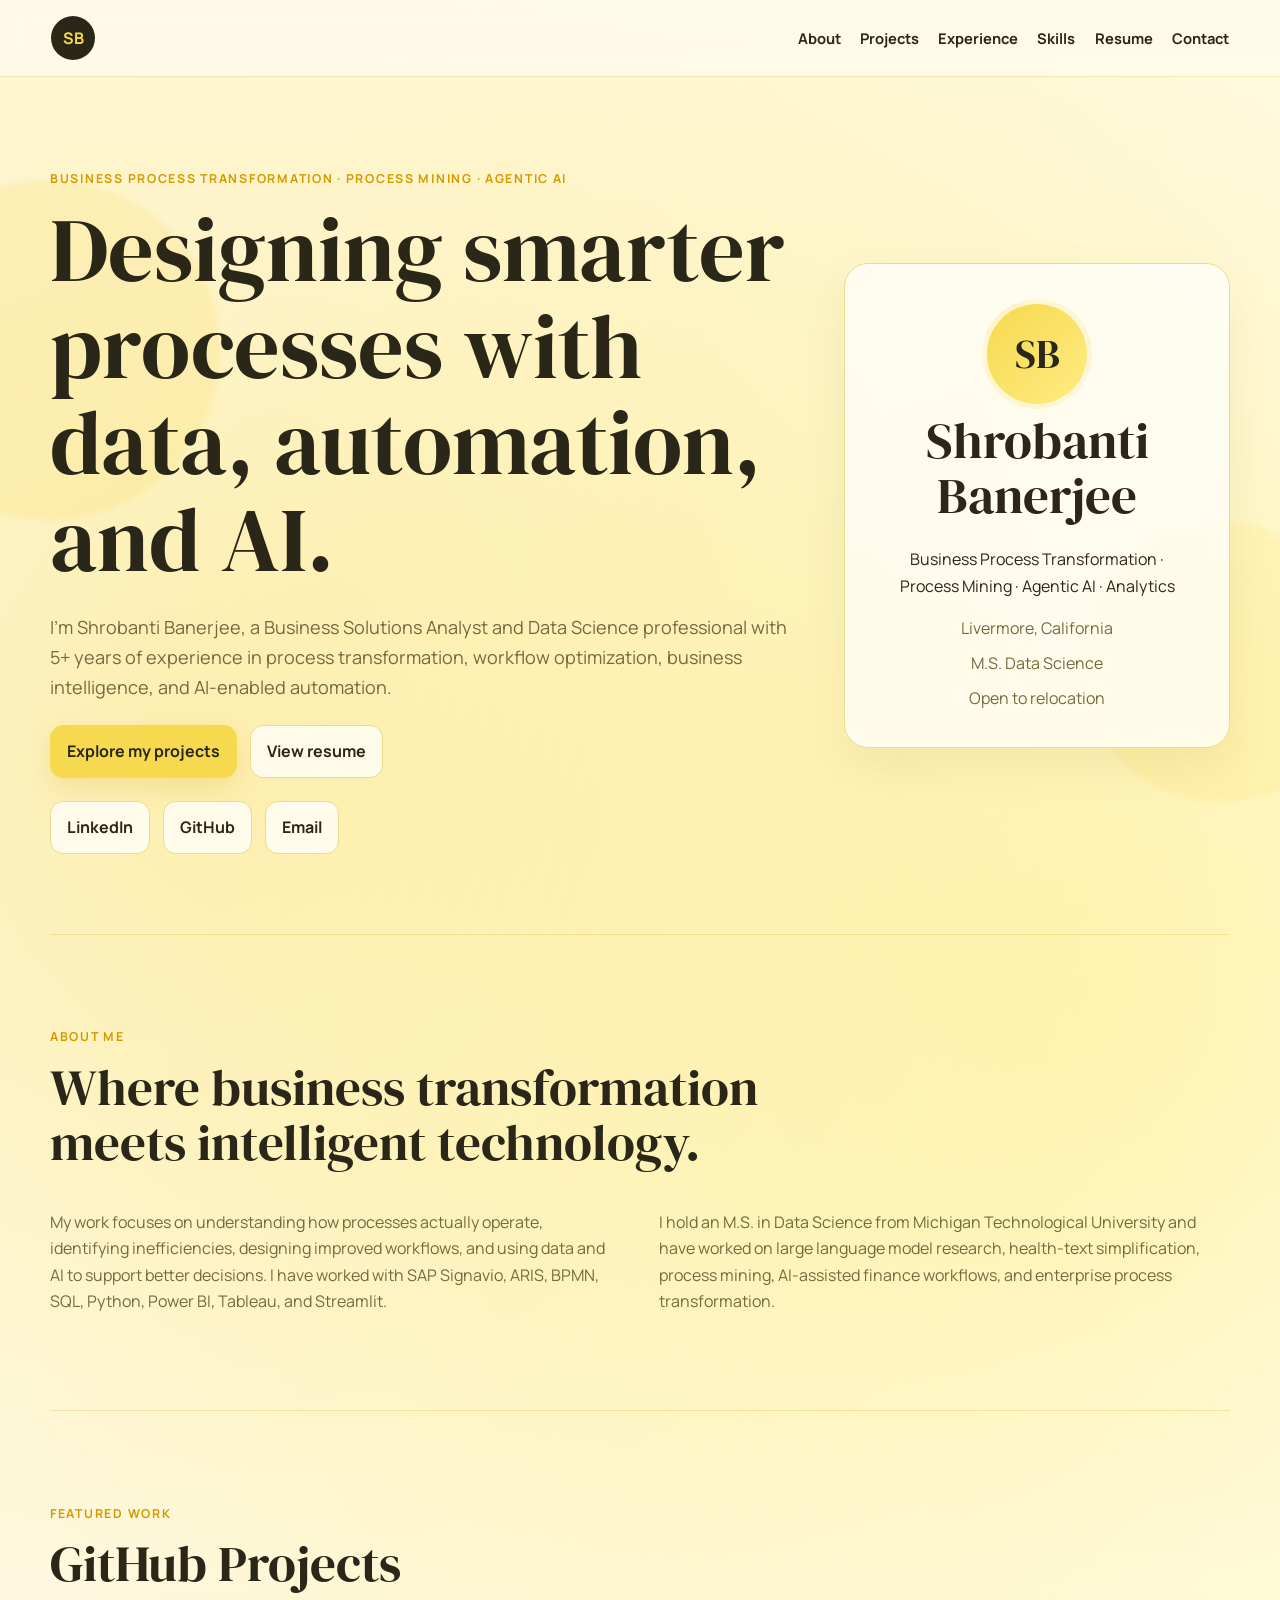
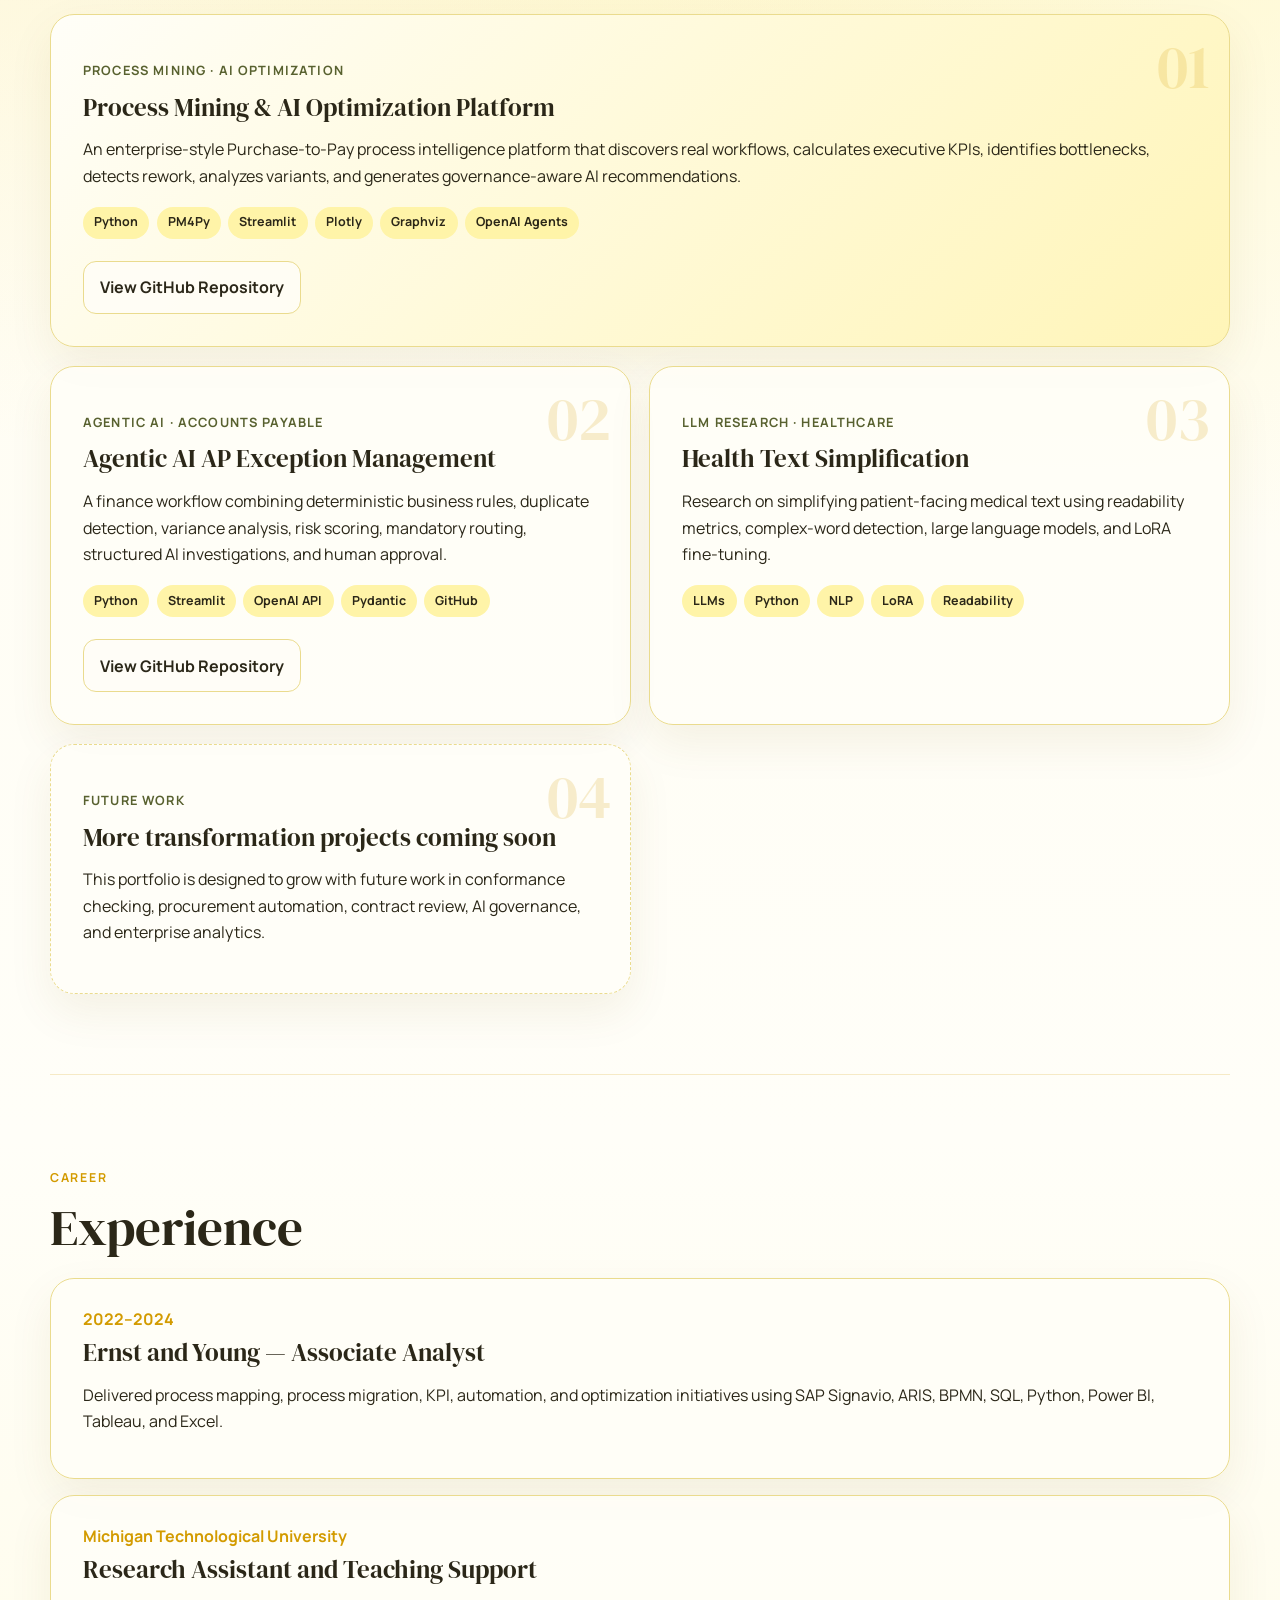
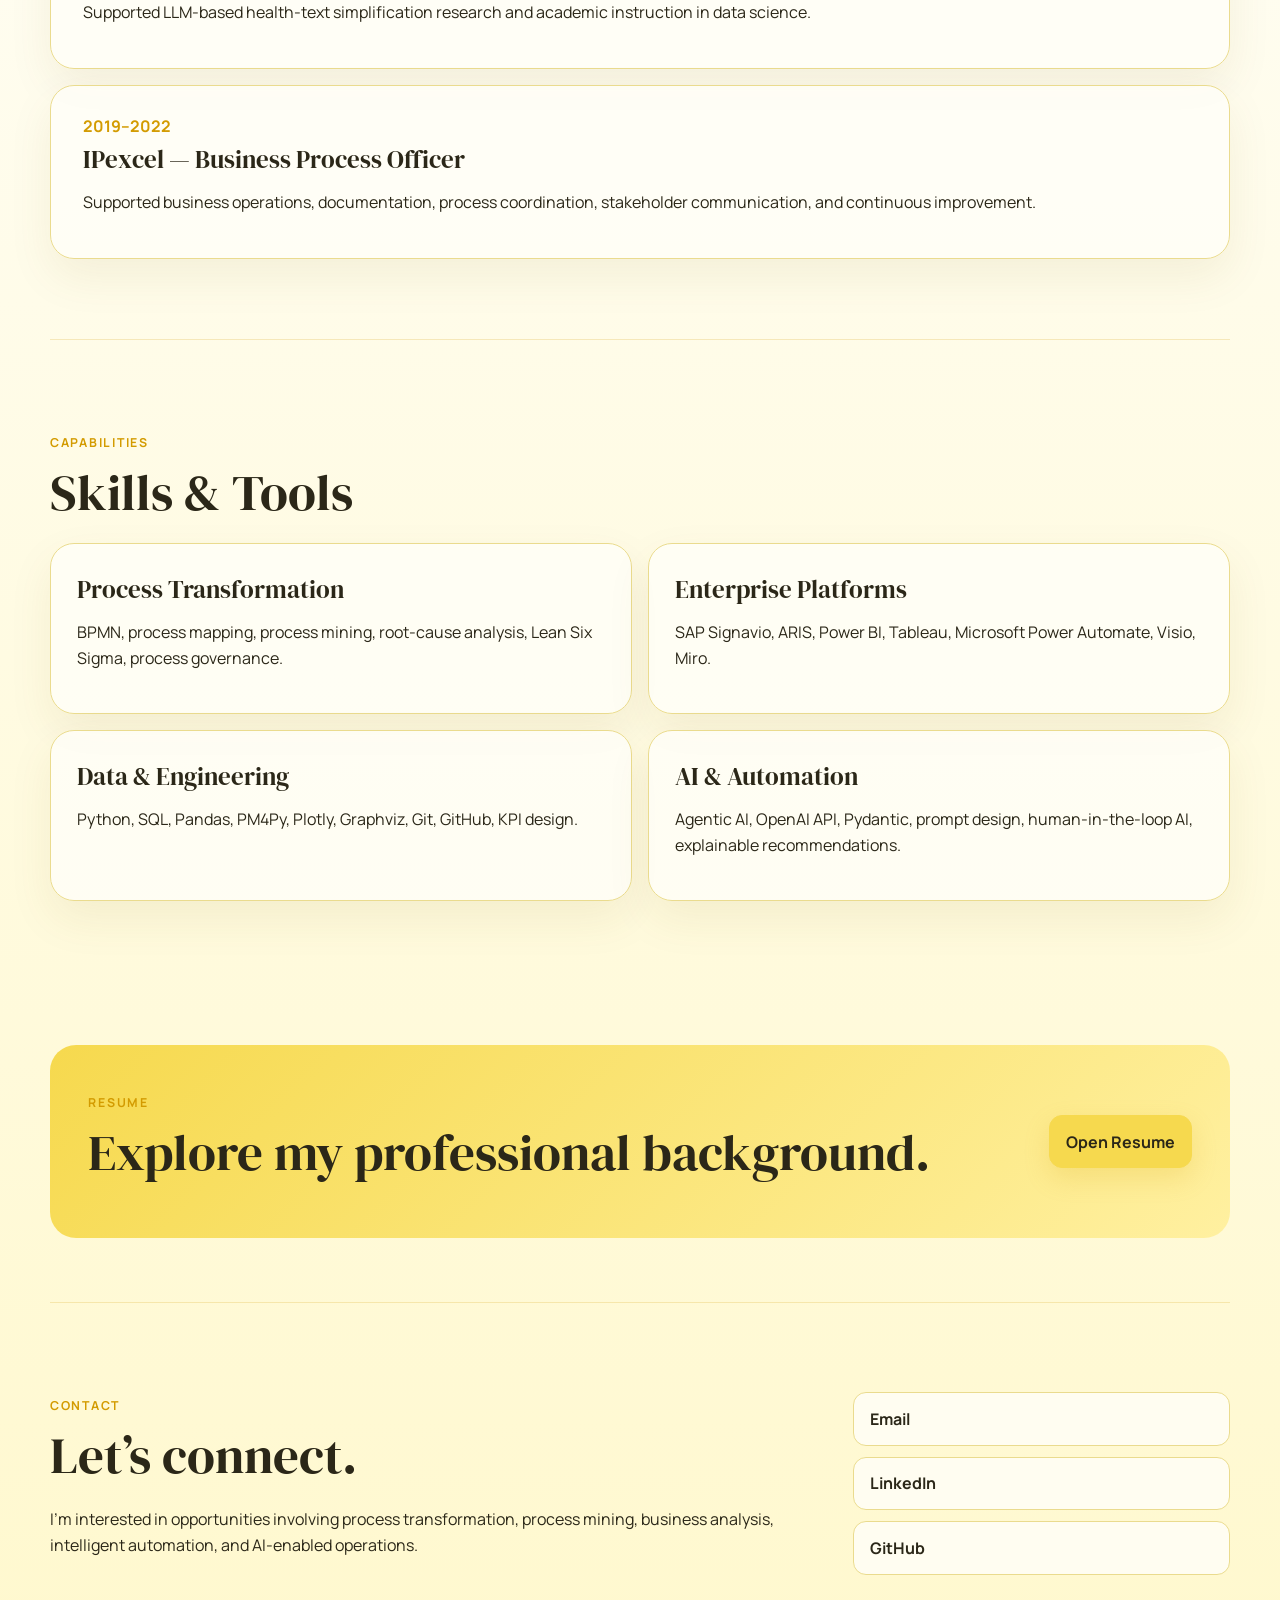
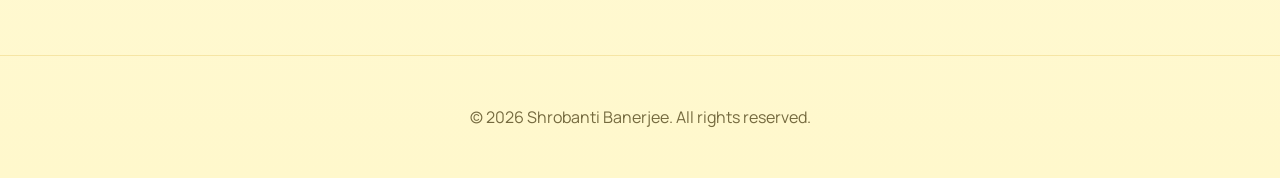
<file: index.html>
<!DOCTYPE html>
<html lang="en">
<head>
  <meta charset="UTF-8">
  <meta name="viewport" content="width=device-width, initial-scale=1.0">
  <meta name="description" content="Shrobanti Banerjee — Business Process Transformation, Process Mining, Agentic AI, and Data Science Portfolio">
  <title>Shrobanti Banerjee | Business Process Transformation & AI Portfolio</title>
  <link rel="preconnect" href="https://fonts.googleapis.com">
  <link rel="preconnect" href="https://fonts.gstatic.com" crossorigin>
  <link href="https://fonts.googleapis.com/css2?family=DM+Serif+Display&family=Manrope:wght@400;500;600;700&display=swap" rel="stylesheet">
  <link rel="stylesheet" href="styles.css">
</head>
<body>
  <div class="sun sun-one"></div>
  <div class="sun sun-two"></div>

  <header class="topbar">
    <a class="brand" href="#home">SB</a>
    <nav>
      <a href="#about">About</a>
      <a href="#projects">Projects</a>
      <a href="#experience">Experience</a>
      <a href="#skills">Skills</a>
      <a href="resume.html">Resume</a>
      <a href="#contact">Contact</a>
    </nav>
  </header>

  <main>
    <section id="home" class="hero">
      <div class="hero-copy">
        <p class="eyebrow">Business Process Transformation · Process Mining · Agentic AI</p>
        <h1>Designing smarter processes with data, automation, and AI.</h1>
        <p class="lead">
          I’m Shrobanti Banerjee, a Business Solutions Analyst and Data Science professional
          with 5+ years of experience in process transformation, workflow optimization,
          business intelligence, and AI-enabled automation.
        </p>

        <div class="hero-actions">
          <a class="button primary" href="#projects">Explore my projects</a>
          <a class="button secondary" href="resume.html">View resume</a>
        </div>

        <div class="social-row">
          <a href="https://www.linkedin.com/in/shrobanti-banerjee-84477b145/" target="_blank" rel="noreferrer">LinkedIn</a>
          <a href="https://github.com/shroB97" target="_blank" rel="noreferrer">GitHub</a>
          <a href="mailto:your-email@example.com">Email</a>
        </div>
      </div>

      <aside class="profile-card">
        <div class="avatar">SB</div>
        <h2>Shrobanti Banerjee</h2>
        <p>Business Process Transformation · Process Mining · Agentic AI · Analytics</p>
        <div class="profile-list">
          <span>Livermore, California</span>
          <span>M.S. Data Science</span>
          <span>Open to relocation</span>
        </div>
      </aside>
    </section>

    <section id="about" class="section">
      <div class="section-title">
        <p class="eyebrow">About Me</p>
        <h2>Where business transformation meets intelligent technology.</h2>
      </div>
      <div class="about-grid">
        <p>
          My work focuses on understanding how processes actually operate, identifying
          inefficiencies, designing improved workflows, and using data and AI to support
          better decisions. I have worked with SAP Signavio, ARIS, BPMN, SQL, Python,
          Power BI, Tableau, and Streamlit.
        </p>
        <p>
          I hold an M.S. in Data Science from Michigan Technological University and have
          worked on large language model research, health-text simplification, process mining,
          AI-assisted finance workflows, and enterprise process transformation.
        </p>
      </div>
    </section>

    <section id="projects" class="section">
      <div class="section-title">
        <p class="eyebrow">Featured Work</p>
        <h2>GitHub Projects</h2>
      </div>

      <div class="project-grid">
        <article class="project-card featured">
          <div class="project-index">01</div>
          <p class="project-label">Process Mining · AI Optimization</p>
          <h3>Process Mining & AI Optimization Platform</h3>
          <p>
            An enterprise-style Purchase-to-Pay process intelligence platform that discovers
            real workflows, calculates executive KPIs, identifies bottlenecks, detects rework,
            analyzes variants, and generates governance-aware AI recommendations.
          </p>
          <div class="tags">
            <span>Python</span><span>PM4Py</span><span>Streamlit</span>
            <span>Plotly</span><span>Graphviz</span><span>OpenAI Agents</span>
          </div>
          <div class="card-links">
            <a href="https://github.com/shroB97/Process-Mining-AI" target="_blank" rel="noreferrer">View GitHub Repository</a>
          </div>
        </article>

        <article class="project-card">
          <div class="project-index">02</div>
          <p class="project-label">Agentic AI · Accounts Payable</p>
          <h3>Agentic AI AP Exception Management</h3>
          <p>
            A finance workflow combining deterministic business rules, duplicate detection,
            variance analysis, risk scoring, mandatory routing, structured AI investigations,
            and human approval.
          </p>
          <div class="tags">
            <span>Python</span><span>Streamlit</span><span>OpenAI API</span>
            <span>Pydantic</span><span>GitHub</span>
          </div>
          <div class="card-links">
            <a href="https://github.com/shroB97/Agentic-AI" target="_blank" rel="noreferrer">View GitHub Repository</a>
          </div>
        </article>

        <article class="project-card">
          <div class="project-index">03</div>
          <p class="project-label">LLM Research · Healthcare</p>
          <h3>Health Text Simplification</h3>
          <p>
            Research on simplifying patient-facing medical text using readability metrics,
            complex-word detection, large language models, and LoRA fine-tuning.
          </p>
          <div class="tags">
            <span>LLMs</span><span>Python</span><span>NLP</span>
            <span>LoRA</span><span>Readability</span>
          </div>
        </article>

        <article class="project-card coming-soon">
          <div class="project-index">04</div>
          <p class="project-label">Future Work</p>
          <h3>More transformation projects coming soon</h3>
          <p>
            This portfolio is designed to grow with future work in conformance checking,
            procurement automation, contract review, AI governance, and enterprise analytics.
          </p>
        </article>
      </div>
    </section>

    <section id="experience" class="section">
      <div class="section-title">
        <p class="eyebrow">Career</p>
        <h2>Experience</h2>
      </div>

      <div class="timeline">
        <article>
          <span>2022–2024</span>
          <h3>Ernst and Young — Associate Analyst</h3>
          <p>
            Delivered process mapping, process migration, KPI, automation, and optimization
            initiatives using SAP Signavio, ARIS, BPMN, SQL, Python, Power BI, Tableau, and Excel.
          </p>
        </article>

        <article>
          <span>Michigan Technological University</span>
          <h3>Research Assistant and Teaching Support</h3>
          <p>
            Supported LLM-based health-text simplification research and academic instruction
            in data science.
          </p>
        </article>

        <article>
          <span>2019–2022</span>
          <h3>IPexcel — Business Process Officer</h3>
          <p>
            Supported business operations, documentation, process coordination, stakeholder
            communication, and continuous improvement.
          </p>
        </article>
      </div>
    </section>

    <section id="skills" class="section">
      <div class="section-title">
        <p class="eyebrow">Capabilities</p>
        <h2>Skills & Tools</h2>
      </div>

      <div class="skills-grid">
        <div class="skill-card">
          <h3>Process Transformation</h3>
          <p>BPMN, process mapping, process mining, root-cause analysis, Lean Six Sigma, process governance.</p>
        </div>
        <div class="skill-card">
          <h3>Enterprise Platforms</h3>
          <p>SAP Signavio, ARIS, Power BI, Tableau, Microsoft Power Automate, Visio, Miro.</p>
        </div>
        <div class="skill-card">
          <h3>Data & Engineering</h3>
          <p>Python, SQL, Pandas, PM4Py, Plotly, Graphviz, Git, GitHub, KPI design.</p>
        </div>
        <div class="skill-card">
          <h3>AI & Automation</h3>
          <p>Agentic AI, OpenAI API, Pydantic, prompt design, human-in-the-loop AI, explainable recommendations.</p>
        </div>
      </div>
    </section>

    <section class="resume-banner">
      <div>
        <p class="eyebrow">Resume</p>
        <h2>Explore my professional background.</h2>
      </div>
      <a class="button primary" href="resume.html">Open Resume</a>
    </section>

    <section id="contact" class="section contact">
      <div>
        <p class="eyebrow">Contact</p>
        <h2>Let’s connect.</h2>
        <p>
          I’m interested in opportunities involving process transformation,
          process mining, business analysis, intelligent automation, and AI-enabled operations.
        </p>
      </div>
      <div class="contact-links">
        <a href="mailto:srobanti97@gmail.com">Email</a>
        <a href="https://www.linkedin.com/in/shrobanti-banerjee-84477b145/" target="_blank" rel="noreferrer">LinkedIn</a>
        <a href="https://github.com/shroB97" target="_blank" rel="noreferrer">GitHub</a>
      </div>
    </section>
  </main>

  <footer>
    <p>© <span id="year"></span> Shrobanti Banerjee. All rights reserved.</p>
  </footer>

  <script src="script.js"></script>
</body>
</html>
</file>
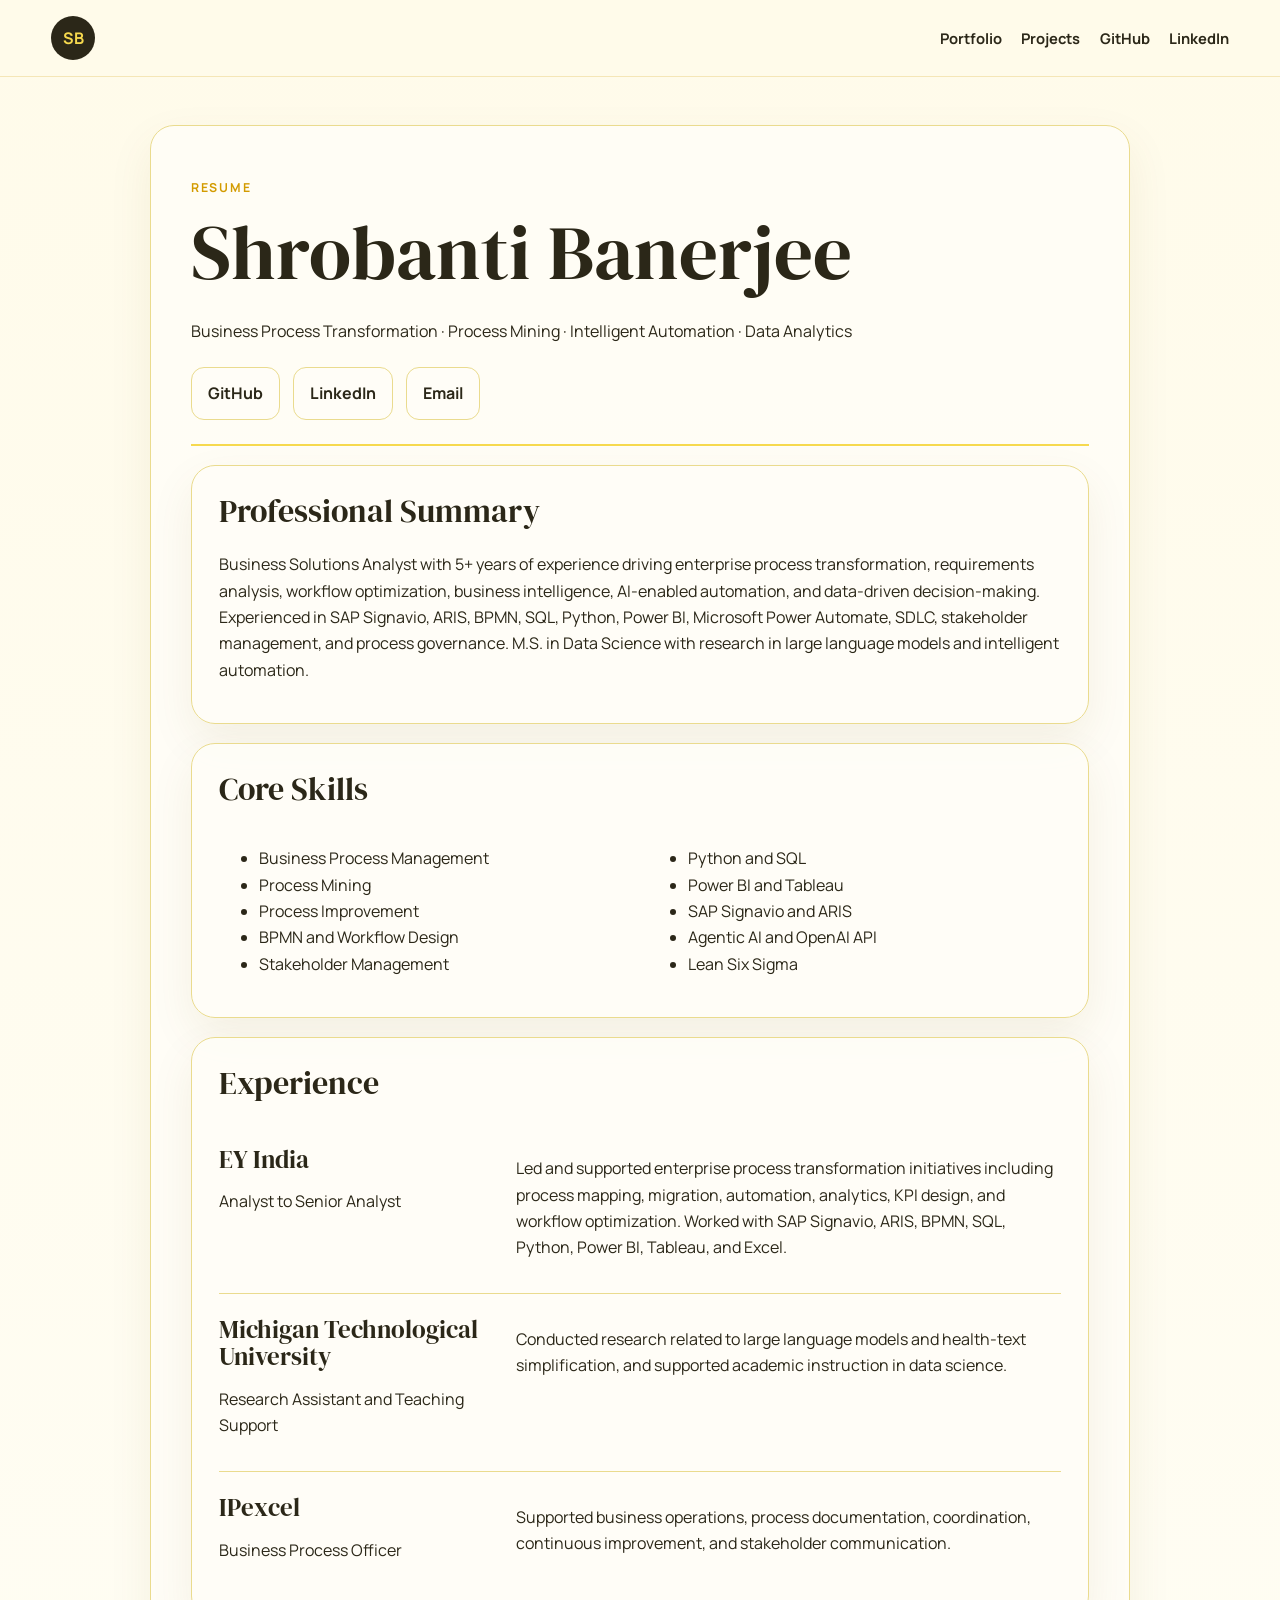
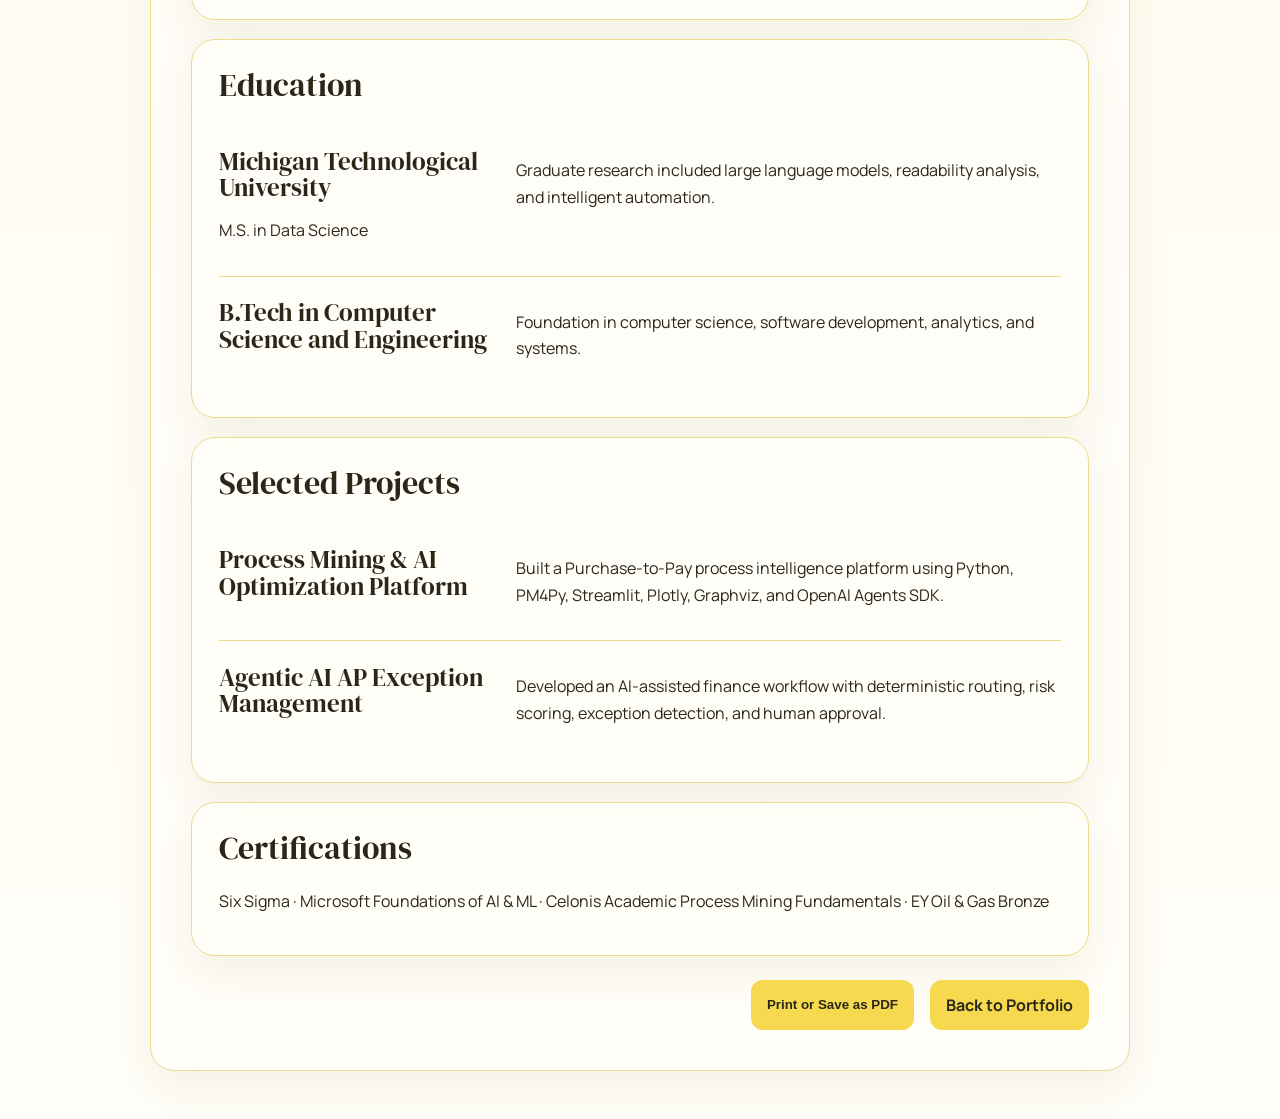
<file: resume.html>
<!DOCTYPE html>
<html lang="en">
<head>
  <meta charset="UTF-8">
  <meta name="viewport" content="width=device-width, initial-scale=1.0">
  <title>Shrobanti Banerjee | Resume</title>
  <link rel="preconnect" href="https://fonts.googleapis.com">
  <link rel="preconnect" href="https://fonts.gstatic.com" crossorigin>
  <link href="https://fonts.googleapis.com/css2?family=DM+Serif+Display&family=Manrope:wght@400;500;600;700&display=swap" rel="stylesheet">
  <link rel="stylesheet" href="styles.css">
</head>
<body class="resume-page">
  <header class="topbar">
    <a class="brand" href="index.html">SB</a>
    <nav>
      <a href="index.html">Portfolio</a>
      <a href="index.html#projects">Projects</a>
      <a href="https://github.com/shroB97" target="_blank">GitHub</a>
      <a href="https://www.linkedin.com/in/shrobanti-banerjee-84477b145/" target="_blank">LinkedIn</a>
    </nav>
  </header>

  <main class="resume-shell">
    <section class="resume-header">
      <p class="eyebrow">Resume</p>
      <h1>Shrobanti Banerjee</h1>
      <p>Business Process Transformation · Process Mining · Intelligent Automation · Data Analytics</p>
      <div class="social-row">
        <a href="https://github.com/shroB97" target="_blank">GitHub</a>
        <a href="https://www.linkedin.com/in/shrobanti-banerjee-84477b145/" target="_blank">LinkedIn</a>
        <a href="mailto:your-email@example.com">Email</a>
      </div>
    </section>

    <section class="resume-section">
      <h2>Professional Summary</h2>
      <p>
        Business Solutions Analyst with 5+ years of experience driving enterprise process
        transformation, requirements analysis, workflow optimization, business intelligence,
        AI-enabled automation, and data-driven decision-making. Experienced in SAP Signavio,
        ARIS, BPMN, SQL, Python, Power BI, Microsoft Power Automate, SDLC, stakeholder management,
        and process governance. M.S. in Data Science with research in large language models
        and intelligent automation.
      </p>
    </section>

    <section class="resume-section">
      <h2>Core Skills</h2>
      <div class="resume-columns">
        <ul>
          <li>Business Process Management</li>
          <li>Process Mining</li>
          <li>Process Improvement</li>
          <li>BPMN and Workflow Design</li>
          <li>Stakeholder Management</li>
        </ul>
        <ul>
          <li>Python and SQL</li>
          <li>Power BI and Tableau</li>
          <li>SAP Signavio and ARIS</li>
          <li>Agentic AI and OpenAI API</li>
          <li>Lean Six Sigma</li>
        </ul>
      </div>
    </section>

    <section class="resume-section">
      <h2>Experience</h2>

      <article class="resume-item">
        <div><h3>EY India</h3><p>Analyst to Senior Analyst</p></div>
        <p>
          Led and supported enterprise process transformation initiatives including process
          mapping, migration, automation, analytics, KPI design, and workflow optimization.
          Worked with SAP Signavio, ARIS, BPMN, SQL, Python, Power BI, Tableau, and Excel.
        </p>
      </article>

      <article class="resume-item">
        <div><h3>Michigan Technological University</h3><p>Research Assistant and Teaching Support</p></div>
        <p>
          Conducted research related to large language models and health-text simplification,
          and supported academic instruction in data science.
        </p>
      </article>

      <article class="resume-item">
        <div><h3>IPexcel</h3><p>Business Process Officer</p></div>
        <p>
          Supported business operations, process documentation, coordination, continuous
          improvement, and stakeholder communication.
        </p>
      </article>
    </section>

    <section class="resume-section">
      <h2>Education</h2>
      <article class="resume-item">
        <div><h3>Michigan Technological University</h3><p>M.S. in Data Science</p></div>
        <p>Graduate research included large language models, readability analysis, and intelligent automation.</p>
      </article>
      <article class="resume-item">
        <div><h3>B.Tech in Computer Science and Engineering</h3></div>
        <p>Foundation in computer science, software development, analytics, and systems.</p>
      </article>
    </section>

    <section class="resume-section">
      <h2>Selected Projects</h2>
      <article class="resume-item">
        <div><h3>Process Mining & AI Optimization Platform</h3></div>
        <p>Built a Purchase-to-Pay process intelligence platform using Python, PM4Py, Streamlit, Plotly, Graphviz, and OpenAI Agents SDK.</p>
      </article>
      <article class="resume-item">
        <div><h3>Agentic AI AP Exception Management</h3></div>
        <p>Developed an AI-assisted finance workflow with deterministic routing, risk scoring, exception detection, and human approval.</p>
      </article>
    </section>

    <section class="resume-section">
      <h2>Certifications</h2>
      <p>Six Sigma · Microsoft Foundations of AI & ML · Celonis Academic Process Mining Fundamentals · EY Oil & Gas Bronze</p>
    </section>

    <div class="print-row">
      <button onclick="window.print()">Print or Save as PDF</button>
      <a href="index.html">Back to Portfolio</a>
    </div>
  </main>
</body>
</html>
</file>
<file: styles.css>
:root{
  --ink:#2b2718;
  --muted:#756a3f;
  --yellow:#f6d94e;
  --yellow-soft:#fff4a8;
  --yellow-pale:#fffbea;
  --amber:#d39b00;
  --olive:#58612f;
  --white:#fffef8;
  --line:#eadb8e;
}
*{box-sizing:border-box}
html{scroll-behavior:smooth}
body{
  margin:0;
  font-family:"Manrope",sans-serif;
  color:var(--ink);
  background:
    radial-gradient(circle at 15% 15%, rgba(246,217,78,.35), transparent 30%),
    radial-gradient(circle at 85% 20%, rgba(255,244,168,.75), transparent 28%),
    linear-gradient(180deg,#fffbea 0%,#fffef8 55%,#fff8cc 100%);
  line-height:1.65;
  overflow-x:hidden;
}
.sun{position:fixed;border-radius:50%;filter:blur(2px);z-index:-1}
.sun-one{width:340px;height:340px;background:rgba(246,217,78,.18);top:20%;left:-120px}
.sun-two{width:280px;height:280px;background:rgba(255,223,91,.16);right:-80px;top:58%}
.topbar{
  position:sticky;top:0;z-index:20;
  display:flex;justify-content:space-between;align-items:center;
  padding:1rem clamp(1.2rem,4vw,4rem);
  background:rgba(255,251,234,.9);
  backdrop-filter:blur(14px);
  border-bottom:1px solid rgba(211,155,0,.22);
}
.brand{
  display:grid;place-items:center;width:44px;height:44px;border-radius:50%;
  background:var(--ink);color:var(--yellow);text-decoration:none;font-weight:700
}
nav{display:flex;gap:1.2rem;flex-wrap:wrap}
nav a{text-decoration:none;color:var(--ink);font-weight:700;font-size:.92rem}
main{width:min(1180px,calc(100% - 2rem));margin:auto}
.hero{
  min-height:84vh;display:grid;grid-template-columns:1.45fr .75fr;
  gap:3rem;align-items:center;padding:5rem 0
}
.eyebrow{
  color:var(--amber);text-transform:uppercase;letter-spacing:.14em;
  font-size:.77rem;font-weight:700
}
h1,h2,h3{font-family:"DM Serif Display",Georgia,serif;font-weight:400;line-height:1.08}
h1{font-size:clamp(3.2rem,7vw,6.6rem);margin:.3rem 0 1.5rem}
h2{font-size:clamp(2.2rem,4vw,4.1rem);margin:.25rem 0 1.4rem}
h3{font-size:1.55rem;margin:.4rem 0 .8rem}
.lead{font-size:1.13rem;max-width:760px;color:var(--muted)}
.hero-actions,.social-row,.card-links{display:flex;gap:.8rem;flex-wrap:wrap;margin-top:1.4rem}
.button,.contact-links a,.social-row a,.card-links a{
  padding:.78rem 1rem;border-radius:13px;border:1px solid var(--line);
  background:rgba(255,254,248,.82);text-decoration:none;font-weight:700;color:var(--ink)
}
.button.primary{background:var(--yellow);border-color:var(--yellow);box-shadow:0 10px 26px rgba(211,155,0,.18)}
.button.secondary{background:rgba(255,255,255,.72)}
.profile-card,.project-card,.skill-card,.timeline article,.resume-shell,.resume-section{
  background:rgba(255,254,248,.82);
  border:1px solid var(--line);
  border-radius:24px;
  box-shadow:0 18px 45px rgba(109,90,0,.08)
}
.profile-card{padding:2.2rem;text-align:center}
.avatar{
  width:110px;height:110px;border-radius:50%;display:grid;place-items:center;
  margin:auto;background:linear-gradient(135deg,var(--yellow),#ffec83);
  font:2.5rem "DM Serif Display";border:5px solid rgba(255,255,255,.7)
}
.profile-list{display:grid;gap:.55rem;margin-top:1rem;color:var(--muted)}
.section{padding:5rem 0;border-top:1px solid rgba(211,155,0,.2)}
.section-title{max-width:800px}
.about-grid{display:grid;grid-template-columns:1fr 1fr;gap:2.4rem;color:var(--muted)}
.project-grid{display:grid;grid-template-columns:repeat(2,1fr);gap:1.15rem}
.project-card{padding:2rem;position:relative;overflow:hidden}
.project-card.featured{grid-column:span 2;background:linear-gradient(135deg,#fffef8,#fff5b8)}
.project-card.coming-soon{border-style:dashed}
.project-index{
  position:absolute;right:1.2rem;top:.5rem;
  font:3.9rem "DM Serif Display";color:rgba(211,155,0,.18)
}
.project-label{color:var(--olive);font-weight:700;font-size:.8rem;text-transform:uppercase;letter-spacing:.09em}
.tags{display:flex;gap:.45rem;flex-wrap:wrap;margin:1.1rem 0}
.tags span{background:var(--yellow-soft);border-radius:999px;padding:.35rem .7rem;font-size:.78rem;font-weight:700}
.timeline{display:grid;gap:1rem}
.timeline article{padding:1.7rem 2rem}
.timeline article>span{color:var(--amber);font-weight:700}
.skills-grid{display:grid;grid-template-columns:repeat(2,1fr);gap:1rem}
.skill-card{padding:1.6rem}
.resume-banner{
  margin:4rem 0;padding:2.2rem 2.4rem;border-radius:26px;
  background:linear-gradient(135deg,var(--yellow),#fff0a0);
  display:flex;justify-content:space-between;align-items:center;gap:2rem
}
.contact{display:grid;grid-template-columns:1.4fr .7fr;gap:3rem;align-items:end}
.contact-links{display:grid;gap:.7rem}
footer{text-align:center;padding:2rem;border-top:1px solid rgba(211,155,0,.2);color:var(--muted)}

.resume-page{background:linear-gradient(180deg,#fffbea,#fffef8)}
.resume-shell{width:min(980px,calc(100% - 2rem));margin:3rem auto;padding:2.5rem}
.resume-header{padding-bottom:1.5rem;border-bottom:2px solid var(--yellow)}
.resume-header h1{font-size:clamp(3rem,6vw,5rem)}
.resume-section{margin-top:1.2rem;padding:1.5rem 1.7rem}
.resume-section h2{font-size:2rem}
.resume-columns{display:grid;grid-template-columns:1fr 1fr;gap:1rem}
.resume-item{display:grid;grid-template-columns:.8fr 1.6fr;gap:1.5rem;padding:1rem 0;border-top:1px solid var(--line)}
.resume-item:first-of-type{border-top:0}
.print-row{display:flex;gap:1rem;justify-content:flex-end;margin-top:1.5rem}
.print-row button,.print-row a{
  padding:.75rem 1rem;border-radius:12px;border:0;background:var(--yellow);
  color:var(--ink);font-weight:700;text-decoration:none;cursor:pointer
}
@media(max-width:840px){
  nav{display:none}
  .hero,.about-grid,.contact,.resume-item{grid-template-columns:1fr}
  .project-grid,.skills-grid,.resume-columns{grid-template-columns:1fr}
  .project-card.featured{grid-column:span 1}
  .resume-banner{align-items:flex-start;flex-direction:column}
}
@media print{
  .topbar,.print-row{display:none}
  body{background:#fff}
  .resume-shell,.resume-section{box-shadow:none;border:0}
  .resume-shell{margin:0;width:100%;padding:0}
}
</file>
